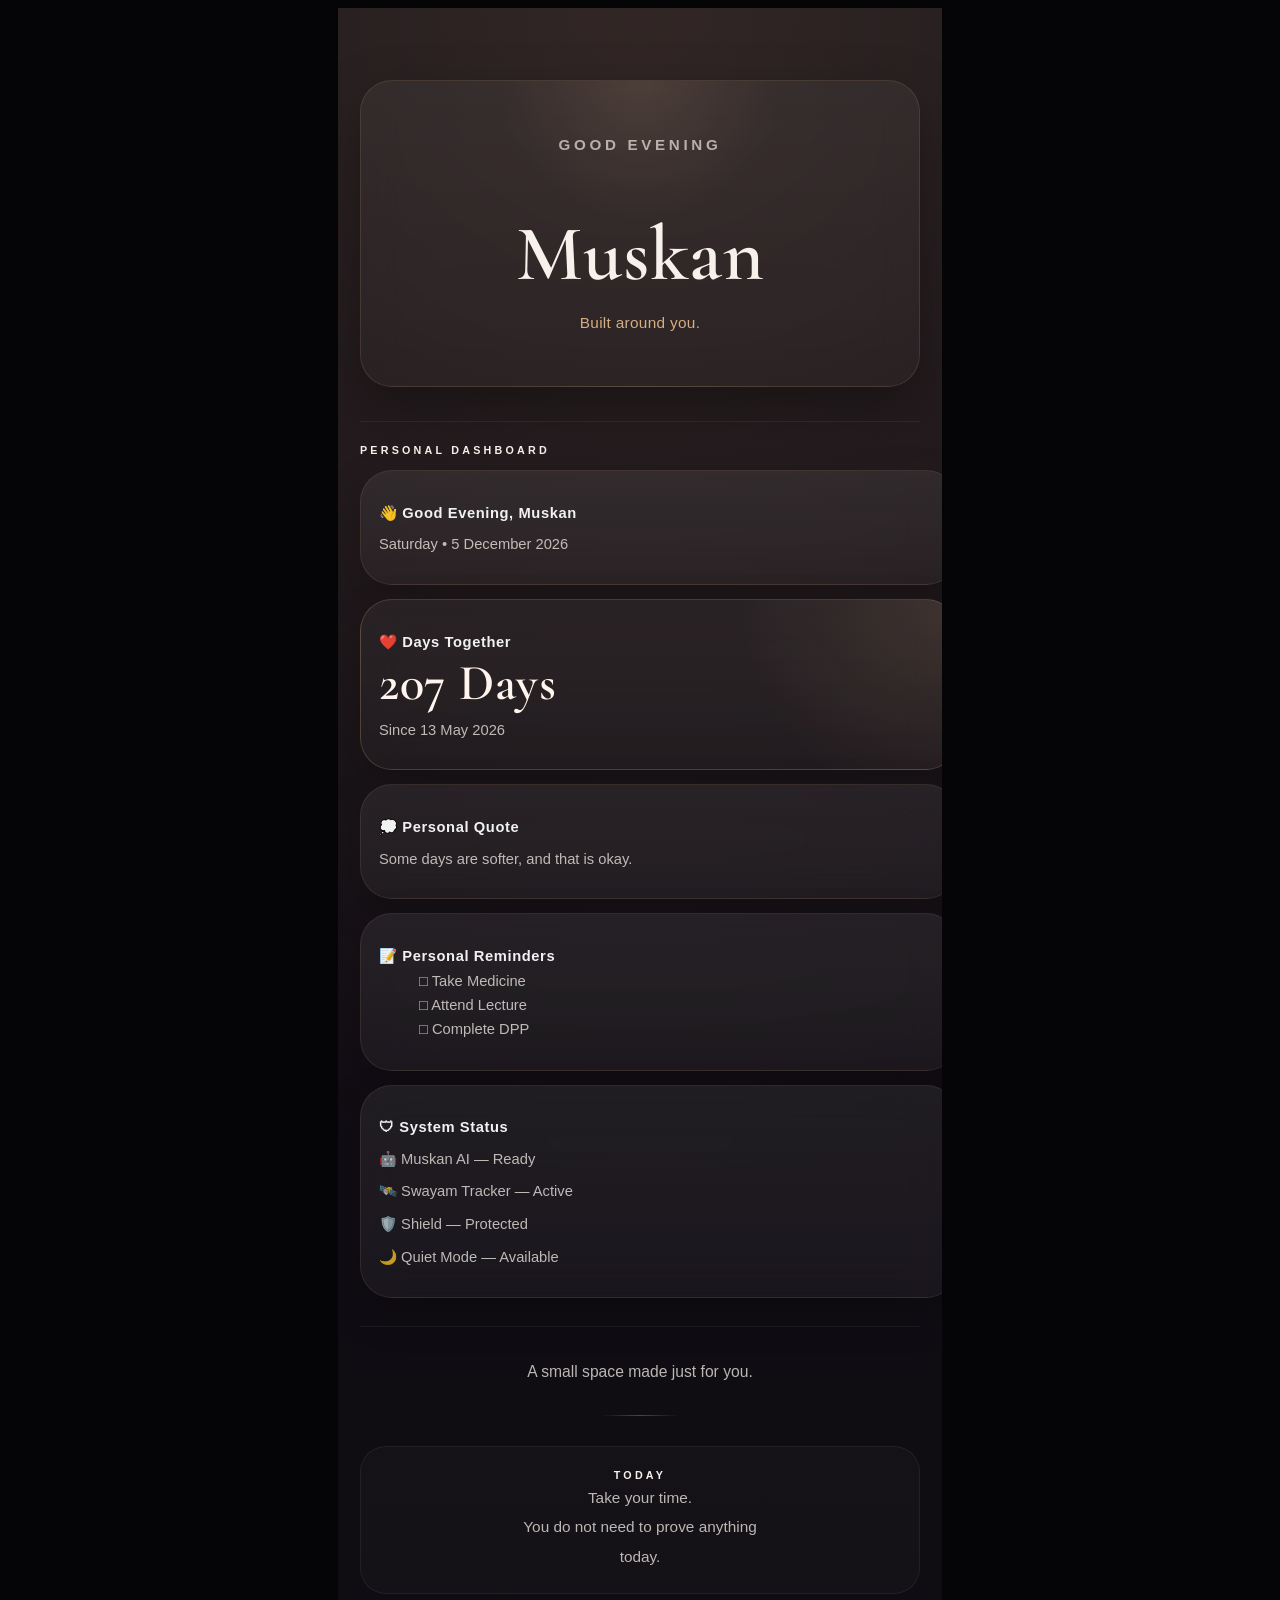
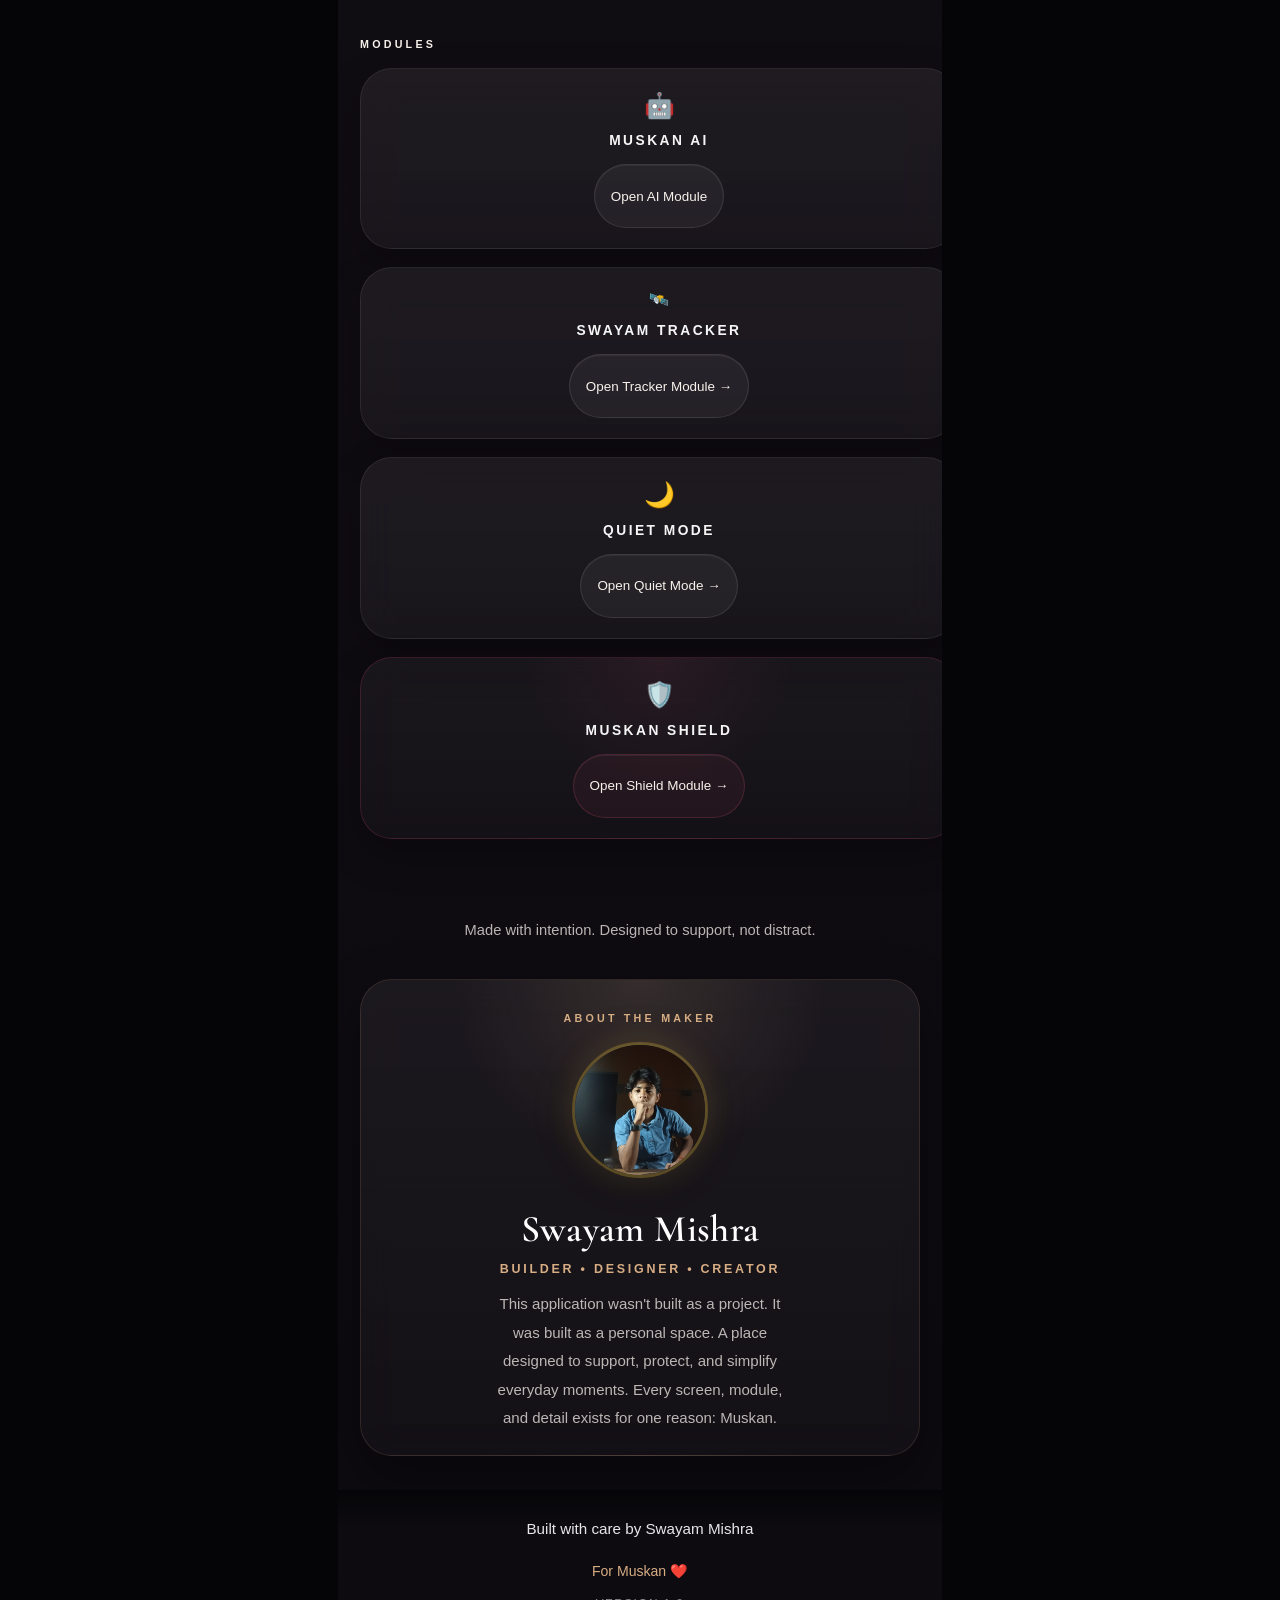
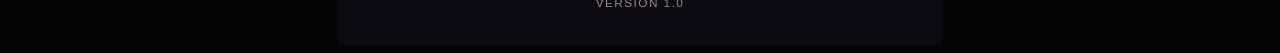
<file: index.html>
<!DOCTYPE html><html lang="en">
<head><meta charset="UTF-8">
<meta name="viewport" content="width=device-width, initial-scale=1.0">
<meta name="theme-color" content="#0D1117">
<meta name="description" content="Muskan - Built around you.">

<title>Muskan</title>
<link rel="manifest" href="manifest.json">
<link rel="preconnect" href="https://fonts.googleapis.com">
<link rel="preconnect" href="https://fonts.gstatic.com" crossorigin>

<link href="https://fonts.googleapis.com/css2?family=Cormorant+Garamond:wght@500;600;700&family=Inter:wght@400;500;600&display=swap" rel="stylesheet">

<link rel="stylesheet" href="style.css">

</head>
<body><main class="container">

    <!-- Hero Section -->

    <section class="hero">

        <h2 id="greeting">
            Good Evening
        </h2>

        <h1>
            Muskan
        </h1>

        <p class="hero-tagline">
            Built around you.
        </p>

    </section>

    <!-- Personal Dashboard -->

    <section class="dashboard">

        <span class="section-label">
            PERSONAL DASHBOARD
        </span>

        <div class="dashboard-card">

            <h3>
                👋 Good Evening, Muskan
            </h3>

            <p>
                Monday • 15 June
            </p>

        </div>

        <div class="dashboard-card">

            <h3>
                ❤️ Days Together
            </h3>

            <h2>
                32 Days
            </h2>

            <p>
                Since 13 May 2026
            </p>

        </div>

        <div class="dashboard-card">

            <h3>
                💭 Personal Quote
            </h3>

            <p>
                Built around you.
            </p>

        </div>

        <div class="dashboard-card">

            <h3>
                📝 Personal Reminders
            </h3>

            <ul>

                <li>□ Take Medicine</li>
                <li>□ Attend Lecture</li>
                <li>□ Complete DPP</li>

            </ul>

        </div>

        <div class="dashboard-card">

            <h3>
                🛡 System Status
            </h3>

            <p>🤖 Muskan AI — Ready</p>
            <p>🛰️ Swayam Tracker — Active</p>
            <p>🛡️ Shield — Protected</p>
            <p>🌙 Quiet Mode — Available</p>

        </div>

    </section>

    <!-- Identity Section -->

    <section class="identity">

        <p>
            A small space made just for you.
        </p>

    </section>

    <!-- Divider -->

    <div class="divider"></div>

    <!-- Today Section -->

    <section class="today">

        <span class="section-label">
            TODAY
        </span>

        <p>
            Take your time.
            Everything inside this app will be right here whenever you need it.
        </p>

    </section>

    <!-- Modules Section -->

    <section class="modules">

        <span class="section-label">
            MODULES
        </span>

        <!-- Muskan AI -->

        <article class="module-card">

            <div class="module-icon">
                🤖
            </div>

            <h3>
                MUSKAN AI
            </h3>

            <a href="https://portfolio-plum-sigma-71.vercel.app/" class="module-button">
    Open AI Module
            </a> 
               </article>

        <!-- Swayam Tracker -->

        <article class="module-card"
            <div class="module-icon">
                🛰️
            </div>

            <h3>
                SWAYAM TRACKER
            </h3>

            <a href="#" id="open-tracker-module" class="module-button">
                Open Tracker Module →
            </a>

        </article>

        <!-- Quiet Mode -->

        <article class="module-card">

            <div class="module-icon">
                🌙
            </div>

            <h3>
                QUIET MODE
            </h3>

            <a href="#" id="open-quiet-mode" class="module-button">
                Open Quiet Mode →
            </a>

        </article>

        <!-- Muskan Shield -->

        <article class="module-card shield-card">

            <div class="module-icon">
                🛡️
            </div>

            <h3>
                MUSKAN SHIELD
            </h3>

            <a href="#" id="open-shield-module" class="module-button">
                Open Shield Module →
            </a>

        </article>

    </section>

    <!-- Closing Note -->

    <section class="closing-note">

        <p>
            Made with intention.
            Designed to support, not distract.
        </p>

    </section>

    <!-- About The Maker -->

    <section class="maker">

        <span class="section-label">
            ABOUT THE MAKER
        </span>

        <div class="maker-photo">
    <img src="images/swayam.jpg" alt="Swayam Mishra">
        </div>

            <h2>
                Swayam Mishra
            </h2>

            <p class="maker-role">
                Builder • Designer • Creator
            </p>

            <p class="maker-description">

                This application wasn't built as a project.

                It was built as a personal space.

                A place designed to support, protect, and simplify everyday moments.

                Every screen, module, and detail exists for one reason:

                Muskan.

            </p>

        </div>

    </section>

</main>

<!-- Premium Footer -->

<footer class="premium-footer">

    <p>
        Built with care by Swayam Mishra
    </p>

    <p>
        For Muskan ❤️
    </p>

    <small>
        Version 1.0
    </small>

</footer>

<script src="app.js"></script>

</body>
    </html>
</file>
<file: style.css>
/* ========================================================= MUSKAN — Premium Unified Stylesheet Focus: space, hierarchy, separation, luxury feel, mobile polish ========================================================= */

/* ========================= ROOT TOKENS ========================= */ :root { --bg-home-1: #0B0910; --bg-home-2: #140F17; --bg-home-3: #09080C;

--bg-tracker-1: #07111D;
--bg-tracker-2: #0C1730;
--bg-tracker-3: #050A12;

--bg-quiet-1: #150F1E;
--bg-quiet-2: #22142C;
--bg-quiet-3: #0F0A14;

--bg-shield-1: #09080A;
--bg-shield-2: #200A12;
--bg-shield-3: #360D18;

--text: #F7F1EB;
--text-strong: #FFFFFF;
--muted: rgba(247, 241, 235, 0.74);
--soft-muted: rgba(247, 241, 235, 0.56);

--home-accent: #D7AD84;
--home-accent-2: #B98A5A;
--tracker-accent: #8BB4FF;
--tracker-accent-2: #5E88E8;
--quiet-accent: #C3A8FF;
--quiet-accent-2: #A67EF0;
--shield-accent: #E15B79;
--shield-accent-2: #B93A58;

--radius-lg: 20px;
--radius-xl: 26px;
--radius-2xl: 32px;
--radius-pill: 999px;

--shadow-soft: 0 16px 40px rgba(0, 0, 0, 0.22);
--shadow-medium: 0 22px 54px rgba(0, 0, 0, 0.34);
--shadow-strong: 0 34px 84px rgba(0, 0, 0, 0.50);

--border-soft: rgba(255, 255, 255, 0.08);
--border-home: rgba(215, 173, 132, 0.16);
--border-tracker: rgba(139, 180, 255, 0.16);
--border-quiet: rgba(195, 168, 255, 0.16);
--border-shield: rgba(225, 91, 121, 0.18);

--page-max: 560px;
--page-max-narrow: 520px;

}

/* ========================= RESET / BASE ========================= */

{ margin: 0; padding: 0; box-sizing: border-box; }


html { scroll-behavior: smooth; }

body { min-height: 100vh; background: #050507; color: var(--text); font-family: 'Manrope', sans-serif; -webkit-font-smoothing: antialiased; -moz-osx-font-smoothing: grayscale; text-rendering: optimizeLegibility; overflow-x: hidden; }

body, button, input, textarea { font-family: 'Manrope', sans-serif; }

a { color: inherit; text-decoration: none; -webkit-tap-highlight-color: transparent; }

button { font: inherit; -webkit-tap-highlight-color: transparent; cursor: pointer; }

img { display: block; max-width: 100%; }

h1, h2, h3, h4, h5, h6 { font-family: 'Cormorant Garamond', serif; font-weight: 600; letter-spacing: 0.01em; }

p, li, span { overflow-wrap: anywhere; }

::selection { background: rgba(215, 173, 132, 0.30); color: #fff; }

/* ========================= SHARED HELPERS ========================= */ .section-label, .ai-label, .shield-ai-label, .quiet-status-label, .shield-label, .tracker-label { display: inline-block; font-family: 'Manrope', sans-serif; font-size: 0.67rem; font-weight: 800; letter-spacing: 0.30em; text-transform: uppercase; white-space: nowrap; }

.hero-tagline, .identity p, .today p, .closing-note p, .tracker-hero p, .tracker-card p, .tracker-footer p, .quiet-hero p, .quiet-status p, .quiet-footer p, .shield-hero p, .shield-promise p, .shield-footer p, .maker-description, .premium-footer p { line-height: 1.9; }

/* Shared glass surface for premium sections */ .glass-surface { background: linear-gradient(180deg, rgba(255, 255, 255, 0.06), rgba(255, 255, 255, 0.025)), rgba(255, 255, 255, 0.015); border: 1px solid var(--border-soft); box-shadow: var(--shadow-soft); backdrop-filter: blur(18px); }

/* ========================= HOME PAGE ========================= */ .container { width: 100%; max-width: var(--page-max); min-height: 100vh; margin: 0 auto; padding: 30px 22px 0; position: relative; overflow: hidden; background: radial-gradient(circle at 50% 0%, rgba(215, 173, 132, 0.14) 0%, rgba(215, 173, 132, 0.00) 36%), radial-gradient(circle at 15% 18%, rgba(255, 255, 255, 0.05), transparent 24%), linear-gradient(180deg, var(--bg-home-2) 0%, var(--bg-home-1) 48%, var(--bg-home-3) 100%); }

/* More breathing room between major sections */ .hero, .dashboard, .identity, .today, .modules, .closing-note, .maker { position: relative; z-index: 1; }

.hero { text-align: center; padding: 42px 20px 34px; margin-top: 10px; margin-bottom: 18px; border-radius: var(--radius-2xl); background: radial-gradient(circle at top, rgba(215, 173, 132, 0.12), transparent 34%), linear-gradient(180deg, rgba(255, 255, 255, 0.05), rgba(255, 255, 255, 0.022)); border: 1px solid rgba(215, 173, 132, 0.14); box-shadow: var(--shadow-medium); backdrop-filter: blur(18px); }

.hero h2 { font-family: 'Manrope', sans-serif; font-size: 0.82rem; font-weight: 700; letter-spacing: 0.26em; text-transform: uppercase; color: rgba(247, 241, 235, 0.66); margin-bottom: 14px; }

.hero h1 { font-size: clamp(3.35rem, 12vw, 5rem); line-height: 0.94; margin-bottom: 14px; color: var(--text-strong); }

.hero-tagline { color: var(--home-accent); font-size: 0.98rem; letter-spacing: 0.03em; }

.identity { text-align: center; margin: 20px 0 18px; padding: 0 8px; }

.identity p { color: var(--muted); font-size: 0.98rem; }

.divider { width: min(104px, 26vw); height: 1px; margin: 0 auto 26px; background: linear-gradient(90deg, transparent, rgba(215, 173, 132, 0.44), transparent); }

.today { text-align: center; padding: 18px 20px 22px; margin: 0 0 24px; border-radius: var(--radius-xl); background: rgba(255, 255, 255, 0.025); border: 1px solid rgba(255, 255, 255, 0.06); }

.today p { color: var(--muted); font-size: 0.96rem; max-width: 31ch; margin: 0 auto; }

.dashboard { display: grid; gap: 14px; padding: 22px 0 28px; margin: 0 0 22px; border-top: 1px solid rgba(255, 255, 255, 0.06); border-bottom: 1px solid rgba(255, 255, 255, 0.06); }

.dashboard-card { width: 100%; padding: 18px 18px 17px; border-radius: var(--radius-xl); text-align: left; background: linear-gradient(180deg, rgba(255, 255, 255, 0.06), rgba(255, 255, 255, 0.025)), rgba(255, 255, 255, 0.014); border: 1px solid rgba(255, 255, 255, 0.08); box-shadow: var(--shadow-soft); backdrop-filter: blur(18px); }

.dashboard-card h3 { font-family: 'Manrope', sans-serif; font-size: 0.90rem; font-weight: 800; letter-spacing: 0.04em; margin-bottom: 10px; color: rgba(255, 255, 255, 0.95); }

.dashboard-card h2 { font-size: clamp(2rem, 6.5vw, 2.9rem); line-height: 0.95; margin: 4px 0 8px; color: var(--text-strong); }

.dashboard-card p, .dashboard-card li { color: var(--muted); font-size: 0.92rem; }

.dashboard-card ul { list-style: none; margin-top: 2px; }

.dashboard-card li { margin-top: 8px; }

.dashboard-card:nth-of-type(2) { border-color: rgba(215, 173, 132, 0.22); background: radial-gradient(circle at top right, rgba(215, 173, 132, 0.12), transparent 34%), linear-gradient(180deg, rgba(255, 255, 255, 0.065), rgba(255, 255, 255, 0.028)); }

.dashboard-card:nth-of-type(2) h2 { color: #FFF6EF; font-size: clamp(2.25rem, 7.8vw, 3.2rem); }

.dashboard-card:nth-of-type(5) p + p { margin-top: 8px; }

.modules { display: grid; gap: 16px; padding: 6px 0 10px; margin-bottom: 22px; }

.module-card { width: 100%; padding: 22px 18px 20px; border-radius: var(--radius-xl); text-align: center; background: linear-gradient(180deg, rgba(255, 255, 255, 0.06), rgba(255, 255, 255, 0.026)), rgba(255, 255, 255, 0.014); border: 1px solid rgba(255, 255, 255, 0.08); box-shadow: var(--shadow-soft); backdrop-filter: blur(18px); transition: transform 0.22s ease, box-shadow 0.22s ease, border-color 0.22s ease; }

.module-card:hover { transform: translateY(-2px); box-shadow: var(--shadow-medium); }

.module-icon { font-size: 1.7rem; margin-bottom: 12px; }

.module-card h3 { font-family: 'Manrope', sans-serif; font-size: 0.84rem; font-weight: 800; letter-spacing: 0.20em; text-transform: uppercase; margin-bottom: 16px; color: rgba(255, 255, 255, 0.96); }

.module-button { display: inline-flex; align-items: center; justify-content: center; gap: 0.35rem; padding: 11px 16px; min-height: 42px; border-radius: var(--radius-pill); color: var(--text-strong); background: rgba(255, 255, 255, 0.05); border: 1px solid rgba(255, 255, 255, 0.10); box-shadow: inset 0 1px 0 rgba(255, 255, 255, 0.06); font-size: 0.84rem; transition: transform 0.18s ease, background 0.18s ease, border-color 0.18s ease, box-shadow 0.18s ease; }

.module-button:hover { transform: translateY(-1px); background: rgba(255, 255, 255, 0.08); border-color: rgba(255, 255, 255, 0.16); box-shadow: inset 0 1px 0 rgba(255, 255, 255, 0.08), 0 14px 30px rgba(0, 0, 0, 0.18); }

.module-button:active { transform: translateY(0) scale(0.99); }

.shield-card { border-color: rgba(225, 91, 121, 0.22); background: radial-gradient(circle at top, rgba(225, 91, 121, 0.11), transparent 36%), linear-gradient(180deg, rgba(255, 255, 255, 0.06), rgba(255, 255, 255, 0.026)); }

.shield-card .module-button { border-color: rgba(225, 91, 121, 0.24); background: rgba(225, 91, 121, 0.08); }

.shield-card .module-button:hover { background: rgba(225, 91, 121, 0.13); }

.closing-note { text-align: center; padding: 18px 20px 0; margin: 0 0 20px; }

.closing-note p { color: var(--muted); font-size: 0.92rem; }

/* ========================= ABOUT THE MAKER ========================= */ .maker { margin-top: 20px; padding: 28px 18px 22px; border-radius: var(--radius-2xl); text-align: center; background: radial-gradient(circle at top, rgba(215, 173, 132, 0.14), transparent 34%), linear-gradient(180deg, rgba(255, 255, 255, 0.06), rgba(255, 255, 255, 0.026)); border: 1px solid rgba(215, 173, 132, 0.14); box-shadow: var(--shadow-medium); backdrop-filter: blur(18px); }

.maker > .section-label, .maker .section-label { color: var(--home-accent); margin-bottom: 18px; }

.maker-photo { width: 118px; height: 118px; margin: 0 auto 18px; border-radius: 50%; overflow: hidden; border: 2px solid rgba(215, 173, 132, 0.34); box-shadow: 0 0 28px rgba(215, 173, 132, 0.10), 0 0 56px rgba(215, 173, 132, 0.05); }

.maker-photo img { width: 100%; height: 100%; object-fit: cover; }

.maker h2, .maker-name { font-size: clamp(1.9rem, 6vw, 2.35rem); line-height: 1.06; margin-bottom: 8px; color: var(--text-strong); }

.maker-role { font-family: 'Manrope', sans-serif; font-size: 0.72rem; font-weight: 800; letter-spacing: 0.24em; text-transform: uppercase; color: var(--home-accent); margin-bottom: 14px; }

.maker-description { color: var(--muted); font-size: 0.94rem; max-width: 38ch; margin: 0 auto; }

.closing-text { text-align: center; color: var(--muted); font-size: 0.92rem; line-height: 1.8; margin: 18px 0 0; }

footer.premium-footer { width: 100%; max-width: var(--page-max); margin: 0 auto; padding: 18px 22px 36px; text-align: center; background: linear-gradient(180deg, rgba(5, 5, 7, 0), rgba(5, 5, 7, 0.72) 24%, rgba(5, 5, 7, 1) 100%); }

.premium-footer p:first-child { color: rgba(255, 255, 255, 0.90); font-size: 0.95rem; margin-bottom: 8px; }

.premium-footer p:last-of-type { color: var(--home-accent); font-size: 0.88rem; margin-bottom: 8px; }

.premium-footer small { color: var(--soft-muted); font-size: 0.72rem; letter-spacing: 0.14em; text-transform: uppercase; }

/* ========================= TRACKER PAGE ========================= */ .tracker-container { width: 100%; max-width: var(--page-max-narrow); min-height: 100vh; margin: 0 auto; padding: 30px 18px 54px; position: relative; overflow: hidden; background: radial-gradient(circle at top, rgba(139, 180, 255, 0.16), transparent 34%), radial-gradient(circle at 85% 18%, rgba(255, 255, 255, 0.05), transparent 20%), linear-gradient(180deg, var(--bg-tracker-2) 0%, var(--bg-tracker-1) 46%, var(--bg-tracker-3) 100%); }

.tracker-hero { text-align: center; padding: 34px 18px 28px; margin: 8px 0 22px; border-radius: var(--radius-2xl); background: radial-gradient(circle at top, rgba(139, 180, 255, 0.12), transparent 34%), linear-gradient(180deg, rgba(255, 255, 255, 0.055), rgba(255, 255, 255, 0.024)); border: 1px solid rgba(139, 180, 255, 0.14); box-shadow: var(--shadow-medium); backdrop-filter: blur(18px); }

.tracker-hero h1 { font-size: clamp(2.1rem, 8.8vw, 3.05rem); line-height: 0.96; margin-bottom: 12px; color: var(--text-strong); letter-spacing: 0.04em; }

.tracker-hero h1 br { display: block; }

.tracker-hero p { color: var(--muted); font-size: 0.94rem; }

.tracker-card { width: 100%; padding: 18px; margin-bottom: 14px; border-radius: var(--radius-xl); background: linear-gradient(180deg, rgba(255, 255, 255, 0.06), rgba(255, 255, 255, 0.026)), rgba(255, 255, 255, 0.014); border: 1px solid rgba(139, 180, 255, 0.12); box-shadow: var(--shadow-soft); backdrop-filter: blur(16px); }

.tracker-card:first-of-type { border-color: rgba(139, 180, 255, 0.24); background: radial-gradient(circle at top right, rgba(139, 180, 255, 0.12), transparent 32%), linear-gradient(180deg, rgba(255, 255, 255, 0.065), rgba(255, 255, 255, 0.028)); }

.tracker-card h2 { font-size: 1.6rem; line-height: 1.1; color: var(--text-strong); }

.tracker-label { color: var(--tracker-accent); margin-bottom: 12px; }

.tracker-card p { color: var(--muted); font-size: 0.94rem; }

#tracker-status { font-size: 1.62rem; }

#tracker-message { font-size: 0.96rem; line-height: 2; }

.quick-info { display: grid; grid-template-columns: repeat(3, 1fr); gap: 10px; }

.info-box { text-align: center; padding: 13px 10px; border-radius: 18px; background: rgba(255, 255, 255, 0.04); border: 1px solid rgba(139, 180, 255, 0.10); }

.info-box h3 { font-size: 1.12rem; line-height: 1; color: var(--text-strong); margin-bottom: 6px; }

.info-box p { font-family: 'Manrope', sans-serif; font-size: 0.70rem; color: var(--soft-muted); letter-spacing: 0.10em; text-transform: uppercase; }

.mission-list { list-style: none; }

.mission-list li { position: relative; padding-left: 18px; margin-bottom: 10px; color: var(--text); font-size: 0.92rem; line-height: 1.7; }

.mission-list li::before { content: "•"; position: absolute; left: 0; top: 0; color: var(--tracker-accent); }

.tracker-footer { text-align: center; margin-top: 24px; }

.tracker-footer p { color: var(--soft-muted); font-size: 0.72rem; letter-spacing: 0.08em; text-transform: uppercase; }

/* ========================= QUIET MODE PAGE ========================= */ .quiet-container { width: 100%; max-width: var(--page-max-narrow); min-height: 100vh; margin: 0 auto; padding: 30px 18px 54px; position: relative; overflow: hidden; background: radial-gradient(circle at top, rgba(195, 168, 255, 0.16), transparent 35%), radial-gradient(circle at 80% 18%, rgba(255, 255, 255, 0.05), transparent 22%), linear-gradient(180deg, var(--bg-quiet-2) 0%, var(--bg-quiet-1) 48%, var(--bg-quiet-3) 100%); }

.quiet-hero { text-align: center; padding: 34px 18px 28px; margin: 8px 0 22px; border-radius: var(--radius-2xl); background: radial-gradient(circle at top, rgba(195, 168, 255, 0.12), transparent 34%), linear-gradient(180deg, rgba(255, 255, 255, 0.055), rgba(255, 255, 255, 0.024)); border: 1px solid rgba(195, 168, 255, 0.14); box-shadow: var(--shadow-medium); backdrop-filter: blur(18px); }

.quiet-hero h1 { font-size: clamp(2.2rem, 8.9vw, 3.05rem); line-height: 0.96; margin-bottom: 14px; color: var(--text-strong); }

.quiet-hero h1 br { display: block; }

.quiet-hero p { color: var(--muted); font-size: 0.97rem; line-height: 2; max-width: 28ch; margin: 0 auto; }

.quiet-actions { display: grid; gap: 14px; margin-bottom: 14px; }

.quiet-button { width: 100%; padding: 18px 16px; border-radius: var(--radius-xl); border: 1px solid rgba(195, 168, 255, 0.16); background: linear-gradient(180deg, rgba(255, 255, 255, 0.06), rgba(255, 255, 255, 0.026)), rgba(255, 255, 255, 0.014); color: var(--text-strong); text-align: center; box-shadow: var(--shadow-soft); transition: transform 0.22s ease, border-color 0.22s ease, background 0.22s ease; }

.quiet-button:hover { transform: translateY(-2px); border-color: rgba(195, 168, 255, 0.30); background: linear-gradient(180deg, rgba(255, 255, 255, 0.07), rgba(255, 255, 255, 0.034)), rgba(255, 255, 255, 0.02); }

.quiet-button:active { transform: translateY(0) scale(0.99); }

.quiet-icon { display: block; font-size: 1.6rem; margin-bottom: 8px; }

.quiet-text { display: block; font-family: 'Manrope', sans-serif; font-size: 0.82rem; font-weight: 800; letter-spacing: 0.18em; text-transform: uppercase; }

.muskan-ai-box { width: 100%; margin-top: 8px; padding: 18px; border-radius: var(--radius-xl); background: radial-gradient(circle at top right, rgba(195, 168, 255, 0.12), transparent 28%), linear-gradient(180deg, rgba(255, 255, 255, 0.06), rgba(255, 255, 255, 0.026)); border: 1px solid rgba(195, 168, 255, 0.16); box-shadow: var(--shadow-soft); min-height: 220px; backdrop-filter: blur(16px); }

.ai-label { color: rgba(224, 212, 255, 0.92); margin-bottom: 14px; }

#ai-response p { color: var(--text); font-size: 0.98rem; line-height: 2; opacity: 0.90; }

.quiet-status { margin-top: 14px; padding: 14px 16px; border-radius: 22px; background: rgba(255, 255, 255, 0.028); border: 1px solid rgba(195, 168, 255, 0.12); box-shadow: inset 0 1px 0 rgba(255, 255, 255, 0.05); }

.quiet-status-label { color: var(--quiet-accent); margin-bottom: 10px; }

.quiet-status p { color: var(--muted); font-size: 0.92rem; }

.quiet-footer { text-align: center; margin-top: 22px; }

.quiet-footer p { color: var(--soft-muted); font-size: 0.72rem; letter-spacing: 0.08em; text-transform: uppercase; }

/* ========================= MUSKAN SHIELD PAGE ========================= */ .shield-container { width: 100%; max-width: var(--page-max-narrow); min-height: 100vh; margin: 0 auto; padding: 30px 18px 54px; position: relative; overflow: hidden; background: radial-gradient(circle at top, rgba(225, 91, 121, 0.18), transparent 34%), radial-gradient(circle at 80% 18%, rgba(255, 255, 255, 0.05), transparent 22%), linear-gradient(180deg, var(--bg-shield-2) 0%, var(--bg-shield-1) 48%, var(--bg-shield-3) 100%); }

.shield-hero { text-align: center; padding: 32px 18px 26px; margin: 8px 0 18px; border-radius: var(--radius-2xl); background: radial-gradient(circle at top, rgba(225, 91, 121, 0.12), transparent 34%), linear-gradient(180deg, rgba(255, 255, 255, 0.055), rgba(255, 255, 255, 0.024)); border: 1px solid rgba(225, 91, 121, 0.14); box-shadow: var(--shadow-medium); backdrop-filter: blur(18px); }

.shield-label { color: rgba(255, 245, 247, 0.72); margin-bottom: 14px; }

.shield-hero h1 { font-size: clamp(2.24rem, 9.1vw, 3.15rem); line-height: 1.05; margin-bottom: 14px; color: #FFF6F8; }

.shield-hero h1 br { display: block; }

.shield-hero p { color: rgba(255, 240, 243, 0.80); font-size: 0.95rem; line-height: 1.95; max-width: 30ch; margin: 0 auto; }

.shield-action { display: flex; justify-content: center; margin: 20px 0 16px; }

.shield-button { width: 224px; height: 224px; border-radius: 50%; border: 1px solid rgba(255, 190, 203, 0.22); cursor: pointer; display: flex; flex-direction: column; align-items: center; justify-content: center; text-align: center; background: radial-gradient(circle at 35% 25%, rgba(255, 213, 222, 0.22) 0%, rgba(255, 213, 222, 0.09) 24%, transparent 55%), linear-gradient(180deg, #981934 0%, #6B1025 55%, #390A14 100%); box-shadow: 0 28px 64px rgba(0, 0, 0, 0.50), 0 0 48px rgba(225, 91, 121, 0.24); color: #FFF7F8; transition: transform 0.24s ease, box-shadow 0.24s ease, border-color 0.24s ease; }

.shield-button:hover { transform: scale(1.02); border-color: rgba(255, 210, 218, 0.34); box-shadow: 0 30px 72px rgba(0, 0, 0, 0.54), 0 0 56px rgba(225, 91, 121, 0.30); }

.shield-button:active { transform: scale(0.99); }

.shield-icon { display: block; font-size: 2.9rem; margin-bottom: 10px; }

.shield-text { display: block; font-family: 'Manrope', sans-serif; font-size: 0.90rem; font-weight: 900; letter-spacing: 0.20em; text-transform: uppercase; line-height: 1.4; }

.shield-ai-box { width: 100%; margin-top: 10px; padding: 18px; border-radius: var(--radius-xl); background: radial-gradient(circle at top right, rgba(225, 91, 121, 0.14), transparent 28%), rgba(20, 10, 13, 0.78); border: 1px solid rgba(255, 170, 187, 0.16); box-shadow: var(--shadow-soft); min-height: 210px; backdrop-filter: blur(16px); }

.shield-ai-label { color: rgba(255, 216, 224, 0.92); margin-bottom: 14px; }

#shield-response p { color: rgba(255, 242, 245, 0.88); font-size: 0.98rem; line-height: 2; }

.shield-promise     text-transform: uppercase;
    margin-bottom: 16px;
    font-weight: 700;
}

.hero-tagline {
    color: var(--home-accent);
    font-size: 0.95rem;
    letter-spacing: 0.04em;
}

.identity p,
.today p,
.closing-note p,
.maker-description,
.premium-footer p,
.tracker-hero p,
.tracker-card p,
.tracker-footer p,
.quiet-hero p,
.quiet-status p,
.quiet-footer p,
.shield-hero p,
.shield-promise p,
.shield-footer p {
    line-height: 1.9;
}

/* =========================
   HOME PAGE
   ========================= */

.container {
    width: 100%;
    max-width: 560px;
    margin: 0 auto;
    min-height: 100vh;
    padding: 38px 22px 34px;
    background:
        radial-gradient(circle at top, rgba(214, 167, 122, 0.16) 0%, rgba(214, 167, 122, 0.00) 38%),
        linear-gradient(180deg, #120E15 0%, #0D0A10 100%);
    position: relative;
    overflow: hidden;
}

.hero {
    text-align: center;
    margin-top: 34px;
    margin-bottom: 34px;
}

.hero h2 {
    font-family: 'Manrope', sans-serif;
    font-size: 0.95rem;
    font-weight: 600;
    color: rgba(247, 242, 239, 0.66);
    letter-spacing: 0.24em;
    text-transform: uppercase;
    margin-bottom: 14px;
}

.hero h1 {
    font-size: clamp(3.3rem, 12vw, 4.9rem);
    font-weight: 600;
    line-height: 0.95;
    margin-bottom: 12px;
    color: var(--text);
}

.hero-tagline {
    color: var(--home-accent);
    font-size: 0.96rem;
    letter-spacing: 0.02em;
}

.identity {
    text-align: center;
    margin-bottom: 28px;
}

.identity p {
    color: var(--muted);
    font-size: 0.98rem;
}

.divider {
    width: 78px;
    height: 1px;
    margin: 0 auto 30px;
    background: linear-gradient(90deg, transparent, rgba(214, 167, 122, 0.35), transparent);
}

.today {
    text-align: center;
    margin-bottom: 38px;
}

.today p {
    color: var(--muted);
    font-size: 0.96rem;
    max-width: 30ch;
    margin: 0 auto;
}

.dashboard {
    display: flex;
    flex-direction: column;
    gap: 14px;
    margin: 10px 0 30px;
}

.dashboard-card {
    width: 100%;
    padding: 18px 18px 17px;
    border-radius: var(--radius-2xl);
    text-align: left;
    background:
        linear-gradient(180deg, rgba(255, 255, 255, 0.05), rgba(255, 255, 255, 0.025)),
        rgba(255, 255, 255, 0.02);
    border: 1px solid rgba(214, 167, 122, 0.12);
    box-shadow: var(--shadow-soft);
    backdrop-filter: blur(18px);
}

.dashboard-card h3 {
    font-family: 'Manrope', sans-serif;
    font-size: 0.92rem;
    font-weight: 700;
    letter-spacing: 0.04em;
    margin-bottom: 8px;
    color: rgba(255, 255, 255, 0.94);
}

.dashboard-card h2 {
    font-size: clamp(2rem, 6.5vw, 2.8rem);
    line-height: 0.95;
    margin: 4px 0 8px;
    color: var(--text);
}

.dashboard-card p,
.dashboard-card li {
    color: var(--muted);
    font-size: 0.92rem;
}

.dashboard-card ul {
    list-style: none;
    margin-top: 2px;
}

.dashboard-card li {
    margin-top: 8px;
}

/* Stronger emphasis on Days Together card */
.dashboard-card:nth-of-type(2) {
    border-color: rgba(214, 167, 122, 0.22);
    background:
        radial-gradient(circle at top right, rgba(214, 167, 122, 0.13), transparent 35%),
        linear-gradient(180deg, rgba(255, 255, 255, 0.055), rgba(255, 255, 255, 0.028));
}

.dashboard-card:nth-of-type(2) h2 {
    font-size: clamp(2.3rem, 8vw, 3.15rem);
    color: #FFF5EE;
}

/* system status card subtle spacing */
.dashboard-card:nth-of-type(5) p + p {
    margin-top: 8px;
}

.modules {
    display: flex;
    flex-direction: column;
    gap: 18px;
    margin-top: 8px;
}

.module-card {
    width: 100%;
    margin: 0 auto;
    padding: 22px 18px 20px;
    border-radius: var(--radius-2xl);
    text-align: center;
    background:
        linear-gradient(180deg, rgba(255, 255, 255, 0.05), rgba(255, 255, 255, 0.028)),
        rgba(255, 255, 255, 0.015);
    border: 1px solid rgba(255, 255, 255, 0.08);
    box-shadow: var(--shadow-soft);
    transition: transform 0.22s ease, border-color 0.22s ease, box-shadow 0.22s ease;
    backdrop-filter: blur(18px);
}

.module-card:hover {
    transform: translateY(-2px);
    box-shadow: var(--shadow-strong);
}

.module-icon {
    font-size: 1.55rem;
    margin-bottom: 12px;
}

.module-card h3 {
    font-family: 'Manrope', sans-serif;
    font-size: 0.86rem;
    font-weight: 800;
    letter-spacing: 0.18em;
    text-transform: uppercase;
    margin-bottom: 16px;
    color: rgba(255, 255, 255, 0.96);
}

.module-button {
    display: inline-flex;
    align-items: center;
    justify-content: center;
    gap: 0.35rem;
    padding: 10px 16px;
    border-radius: var(--radius-pill);
    color: var(--text);
    background: rgba(255, 255, 255, 0.05);
    border: 1px solid rgba(255, 255, 255, 0.10);
    box-shadow: inset 0 1px 0 rgba(255, 255, 255, 0.06);
    font-size: 0.84rem;
    transition: transform 0.2s ease, background 0.2s ease, border-color 0.2s ease;
}

.module-button:hover {
    transform: translateY(-1px);
    background: rgba(255, 255, 255, 0.08);
    border-color: rgba(255, 255, 255, 0.16);
}

.shield-card {
    border-color: rgba(196, 75, 103, 0.22);
    background:
        radial-gradient(circle at top, rgba(196, 75, 103, 0.10), transparent 38%),
        linear-gradient(180deg, rgba(255, 255, 255, 0.05), rgba(255, 255, 255, 0.028));
}

.shield-card .module-button {
    border-color: rgba(196, 75, 103, 0.24);
    background: rgba(196, 75, 103, 0.08);
}

.shield-card .module-button:hover {
    background: rgba(196, 75, 103, 0.12);
}

.closing-note {
    text-align: center;
    margin-top: 36px;
}

.closing-note p {
    color: var(--muted);
    font-size: 0.92rem;
}
/* =========================
   ABOUT THE MAKER (FIXED)
   ========================= */

.maker {
    margin-top: 34px;
    text-align: center;
}

.maker-card {
    width: 100%;
    padding: 26px 20px;
    border-radius: 30px;
    text-align: center;

    background:
        radial-gradient(circle at top, rgba(214, 167, 122, 0.12), transparent 36%),
        linear-gradient(180deg, rgba(255, 255, 255, 0.06), rgba(255, 255, 255, 0.028));

    border: 1px solid rgba(214, 167, 122, 0.14);
    box-shadow: var(--shadow-soft);
    backdrop-filter: blur(18px);
}

/* PROFILE IMAGE */
.maker-photo {
    width: 130px;
    height: 130px;
    margin: 0 auto 20px;

    border-radius: 50%;
    overflow: hidden;

    border: 3px solid rgba(212, 175, 55, 0.35);

    box-shadow:
        0 0 30px rgba(212, 175, 55, 0.12),
        0 0 60px rgba(212, 175, 55, 0.06);
}

.maker-photo img {
    width: 100%;
    height: 100%;
    object-fit: cover;
    display: block;
}

/* NAME */
.maker-name {
    font-size: clamp(1.8rem, 6vw, 2.4rem);
    line-height: 1.1;
    margin-bottom: 6px;
    color: var(--text);
}

/* ROLE */
.maker-role {
    font-family: 'Manrope', sans-serif;
    font-size: 0.78rem;
    font-weight: 700;
    letter-spacing: 0.22em;
    text-transform: uppercase;
    color: var(--home-accent);
    margin-bottom: 14px;
}

/* DESCRIPTION */
.maker-description {
    color: var(--muted);
    font-size: 0.94rem;
    line-height: 1.9;
    max-width: 36ch;
    margin: 0 auto;
}

/* CLOSING TEXT FIX */
.closing-text {
    text-align: center;
    color: var(--muted);
    font-size: 0.92rem;
    line-height: 1.8;
    margin-bottom: 20px;
                                                                }
footer.premium-footer {
    width: 100%;
    max-width: 560px;
    margin: 0 auto;
    padding: 10px 22px 34px;
    text-align: center;
    background:
        linear-gradient(180deg, rgba(18, 14, 21, 0), rgba(18, 14, 21, 0.68) 26%, rgba(13, 10, 16, 1) 100%);
}

.premium-footer p:first-child {
    color: rgba(255, 255, 255, 0.90);
    font-size: 0.95rem;
    margin-bottom: 8px;
}

.premium-footer p:last-of-type {
    color: var(--home-accent);
    font-size: 0.88rem;
    margin-bottom: 8px;
}

.premium-footer small {
    color: var(--soft-muted);
    font-size: 0.74rem;
    letter-spacing: 0.12em;
    text-transform: uppercase;
}

/* =========================
   TRACKER PAGE
   ========================= */

.tracker-container {
    width: 100%;
    max-width: 520px;
    min-height: 100vh;
    margin: 0 auto;
    padding: 36px 18px 56px;
    background:
        radial-gradient(circle at top, rgba(126, 168, 255, 0.14), transparent 38%),
        linear-gradient(180deg, #0C1323 0%, #09101B 100%);
    position: relative;
    overflow: hidden;
}

.tracker-hero {
    text-align: center;
    margin-top: 16px;
    margin-bottom: 32px;
}

.tracker-hero h1 {
    font-size: clamp(2.15rem, 8.8vw, 3rem);
    line-height: 1;
    margin-bottom: 10px;
    color: var(--text);
    letter-spacing: 0.04em;
}

.tracker-hero h1 br {
    display: none;
}

.tracker-hero p {
    color: var(--muted);
    font-size: 0.92rem;
}

.tracker-card {
    width: 100%;
    padding: 16px;
    margin-bottom: 16px;
    border-radius: 24px;
    background:
        linear-gradient(180deg, rgba(255, 255, 255, 0.05), rgba(255, 255, 255, 0.028)),
        rgba(255, 255, 255, 0.015);
    border: 1px solid rgba(126, 168, 255, 0.12);
    box-shadow: var(--shadow-soft);
    backdrop-filter: blur(16px);
}

.tracker-card:nth-of-type(1) {
    border-color: rgba(126, 168, 255, 0.22);
    background:
        radial-gradient(circle at top right, rgba(126, 168, 255, 0.12), transparent 32%),
        linear-gradient(180deg, rgba(255, 255, 255, 0.05), rgba(255, 255, 255, 0.028));
}

.tracker-card h2 {
    font-size: 1.55rem;
    line-height: 1.1;
    color: var(--text);
}

.tracker-label {
    display: block;
    color: var(--tracker-accent);
    font-size: 0.64rem;
    font-weight: 800;
    letter-spacing: 0.28em;
    text-transform: uppercase;
    margin-bottom: 12px;
}

.tracker-card p {
    color: var(--muted);
    font-size: 0.92rem;
}

#tracker-status {
    font-size: 1.6rem;
}

#tracker-message {
    font-size: 0.96rem;
    line-height: 2;
}

.quick-info {
    display: grid;
    grid-template-columns: repeat(3, 1fr);
    gap: 10px;
}

.info-box {
    text-align: center;
    padding: 12px 10px;
    border-radius: 18px;
    background: rgba(255, 255, 255, 0.04);
    border: 1px solid rgba(126, 168, 255, 0.10);
}

.info-box h3 {
    font-size: 1.15rem;
    line-height: 1;
    color: var(--text);
    margin-bottom: 6px;
}

.info-box p {
    font-family: 'Manrope', sans-serif;
    font-size: 0.72rem;
    color: var(--soft-muted);
    letter-spacing: 0.10em;
    text-transform: uppercase;
}

.mission-list {
    list-style: none;
}

.mission-list li {
    position: relative;
    padding-left: 18px;
    margin-bottom: 10px;
    color: var(--text);
    font-size: 0.92rem;
    line-height: 1.7;
}

.mission-list li::before {
    content: "•";
    position: absolute;
    left: 0;
    top: 0;
    color: var(--tracker-accent);
}

.tracker-footer {
    text-align: center;
    margin-top: 26px;
}

.tracker-footer p {
    color: var(--soft-muted);
    font-size: 0.74rem;
    letter-spacing: 0.06em;
    text-transform: uppercase;
}

/* =========================
   QUIET MODE PAGE
   ========================= */

.quiet-container {
    width: 100%;
    max-width: 520px;
    min-height: 100vh;
    margin: 0 auto;
    padding: 34px 18px 54px;
    background:
        radial-gradient(circle at top, rgba(184, 160, 232, 0.15), transparent 40%),
        linear-gradient(180deg, #17111D 0%, #120D16 100%);
    position: relative;
    overflow: hidden;
}

.quiet-hero {
    text-align: center;
    margin-top: 12px;
    margin-bottom: 28px;
}

.quiet-hero h1 {
    font-size: clamp(2.25rem, 9vw, 3rem);
    line-height: 1;
    margin-bottom: 14px;
    color: var(--text);
    letter-spacing: 0.02em;
}

.quiet-hero h1 br {
    display: none;
}

.quiet-hero p {
    color: var(--muted);
    font-size: 0.98rem;
    line-height: 2;
    max-width: 28ch;
    margin: 0 auto;
}

.quiet-actions {
    display: flex;
    flex-direction: column;
    gap: 14px;
    margin-bottom: 14px;
}

.quiet-button {
    width: 100%;
    padding: 18px 16px;
    border-radius: 24px;
    border: 1px solid rgba(184, 160, 232, 0.16);
    background:
        linear-gradient(180deg, rgba(255, 255, 255, 0.05), rgba(255, 255, 255, 0.028)),
        rgba(255, 255, 255, 0.015);
    color: var(--text);
    cursor: pointer;
    text-align: center;
    box-shadow: var(--shadow-soft);
    transition: transform 0.22s ease, border-color 0.22s ease, background 0.22s ease;
}

.quiet-button:hover {
    transform: translateY(-2px);
    border-color: rgba(184, 160, 232, 0.28);
    background:
        linear-gradient(180deg, rgba(255, 255, 255, 0.065), rgba(255, 255, 255, 0.034)),
        rgba(255, 255, 255, 0.02);
}

.quiet-icon {
    display: block;
    font-size: 1.55rem;
    margin-bottom: 8px;
}

.quiet-text {
    display: block;
    font-family: 'Manrope', sans-serif;
    font-size: 0.84rem;
    font-weight: 800;
    letter-spacing: 0.18em;
    text-transform: uppercase;
}

.muskan-ai-box {
    width: 100%;
    margin-top: 8px;
    padding: 18px;
    border-radius: 24px;
    background:
        radial-gradient(circle at top right, rgba(184, 160, 232, 0.12), transparent 28%),
        linear-gradient(180deg, rgba(255, 255, 255, 0.05), rgba(255, 255, 255, 0.028));
    border: 1px solid rgba(184, 160, 232, 0.16);
    box-shadow: var(--shadow-soft);
    min-height: 220px;
    backdrop-filter: blur(16px);
}

.ai-label {
    display: block;
    color: rgba(216, 205, 255, 0.92);
    font-size: 0.66rem;
    font-weight: 800;
    letter-spacing: 0.30em;
    text-transform: uppercase;
    margin-bottom: 14px;
}

#ai-response p {
    color: var(--text);
    font-size: 1rem;
    line-height: 2;
    opacity: 0.88;
}

.quiet-status {
    margin-top: 14px;
    padding: 14px 16px;
    border-radius: 22px;
    background: rgba(255, 255, 255, 0.028);
    border: 1px solid rgba(184, 160, 232, 0.12);
    box-shadow: inset 0 1px 0 rgba(255, 255, 255, 0.05);
}

.quiet-status-label {
    display: block;
    color: var(--quiet-accent);
    font-size: 0.64rem;
    font-weight: 800;
    letter-spacing: 0.28em;
    text-transform: uppercase;
    margin-bottom: 10px;
}

.quiet-status p {
    color: var(--muted);
    font-size: 0.92rem;
}

.quiet-footer {
    text-align: center;
    margin-top: 22px;
}

.quiet-footer p {
    color: var(--soft-muted);
    font-size: 0.74rem;
    letter-spacing: 0.06em;
    text-transform: uppercase;
}

/* =========================
   MUSKAN SHIELD PAGE
   ========================= */

.shield-container {
    width: 100%;
    max-width: 520px;
    min-height: 100vh;
    margin: 0 auto;
    padding: 34px 18px 54px;
    background:
        radial-gradient(circle at top, rgba(196, 75, 103, 0.18), transparent 34%),
        linear-gradient(180deg, #090909 0%, #16080D 52%, #300A14 100%);
    position: relative;
    overflow: hidden;
}

.shield-hero {
    text-align: center;
    margin-top: 8px;
    margin-bottom: 20px;
}

.shield-label {
    display: block;
    color: rgba(255, 245, 247, 0.72);
    font-family: 'Manrope', sans-serif;
    font-size: 0.66rem;
    font-weight: 800;
    letter-spacing: 0.34em;
    text-transform: uppercase;
    margin-bottom: 14px;
}

.shield-hero h1 {
    font-size: clamp(2.28rem, 9.2vw, 3.1rem);
    line-height: 1.08;
    margin-bottom: 14px;
    color: #FFF6F8;
}

.shield-hero h1 br {
    display: none;
}

.shield-hero p {
    color: rgba(255, 240, 243, 0.78);
    font-size: 0.96rem;
    line-height: 1.95;
    max-width: 30ch;
    margin: 0 auto;
}

.shield-action {
    display: flex;
    justify-content: center;
    margin: 18px 0 16px;
}

.shield-button {
    width: 224px;
    height: 224px;
    border-radius: 50%;
    border: 1px solid rgba(255, 170, 187, 0.24);
    cursor: pointer;
    display: flex;
    flex-direction: column;
    align-items: center;
    justify-content: center;
    text-align: center;
    background:
        radial-gradient(circle at 35% 25%, rgba(255, 205, 216, 0.22) 0%, rgba(255, 205, 216, 0.08) 24%, transparent 55%),
        linear-gradient(180deg, #8A152E 0%, #5E0E20 55%, #340A13 100%);
    box-shadow:
        0 26px 60px rgba(0, 0, 0, 0.48),
        0 0 42px rgba(151, 31, 53, 0.24);
    color: #FFF7F8;
    transition: transform 0.24s ease, box-shadow 0.24s ease, border-color 0.24s ease;
}

.shield-button:hover {
    transform: scale(1.02);
    border-color: rgba(255, 190, 203, 0.35);
    box-shadow:
        0 28px 68px rgba(0, 0, 0, 0.52),
        0 0 50px rgba(151, 31, 53, 0.30);
}

.shield-icon {
    display: block;
    font-size: 2.8rem;
    margin-bottom: 10px;
}

.shield-text {
    display: block;
    font-family: 'Manrope', sans-serif;
    font-size: 0.92rem;
    font-weight: 900;
    letter-spacing: 0.20em;
    text-transform: uppercase;
    line-height: 1.4;
}

.shield-ai-box {
    width: 100%;
    margin-top: 10px;
    padding: 18px;
    border-radius: 24px;
    background:
        radial-gradient(circle at top right, rgba(196, 75, 103, 0.14), transparent 28%),
        rgba(20, 10, 13, 0.76);
    border: 1px solid rgba(255, 170, 187, 0.16);
    box-shadow: var(--shadow-soft);
    min-height: 210px;
    backdrop-filter: blur(16px);
}

.shield-ai-label {
    display: block;
    color: rgba(255, 216, 224, 0.92);
    font-size: 0.66rem;
    font-weight: 800;
    letter-spacing: 0.30em;
    text-transform: uppercase;
    margin-bottom: 14px;
}

#shield-response p {
    color: rgba(255, 242, 245, 0.86);
    font-size: 0.98rem;
    line-height: 2;
}

.shield-promise {
    margin-top: 14px;
    padding: 14px 16px;
    border-radius: 22px;
    text-align: center;
    background: rgba(255, 255, 255, 0.028);
    border: 1px solid rgba(255, 170, 187, 0.14);
    box-shadow: inset 0 1px 0 rgba(255, 255, 255, 0.05);
}

.shield-promise p {
    color: rgba(255, 240, 243, 0.80);
    font-size: 0.96rem;
}

.shield-footer {
    text-align: center;
    margin-top: 22px;
}

.shield-footer p {
    color: rgba(255, 240, 243, 0.64);
    font-size: 0.74rem;
    letter-spacing: 0.06em;
    text-transform: uppercase;
}

/* =========================
   RESPONSIVE
   ========================= */

@media (max-width: 480px) {
    .container,
    .tracker-container,
    .quiet-container,
    .shield-container {
        padding-left: 16px;
        padding-right: 16px;
    }

    .hero {
        margin-top: 24px;
    }

    .dashboard-card,
    .module-card,
    .tracker-card,
    .quiet-button,
    .muskan-ai-box,
    .quiet-status,
    .shield-ai-box,
    .shield-promise,
    .maker-card {
        border-radius: 24px;
    }

    .quiet-hero,
    .shield-hero,
    .tracker-hero {
        margin-bottom: 24px;
    }

    .shield-button {
        width: 202px;
        height: 202px;
    }

    .quick-info {
        gap: 8px;
    }

    .info-box {
        padding: 11px 8px;
    }

    .info-box h3 {
        font-size: 1.05rem;
    }
}

@media (max-width: 380px) {
    .hero h1 {
        font-size: 3rem;
    }

    .tracker-hero h1,
    .quiet-hero h1,
    .shield-hero h1 {
        font-size: 2.1rem;
    }

    .module-button {
        width: 100%;
    }

    .shield-button {
        width: 188px;
        height: 188px;
    }

    .dashboard-card h2 {
        font-size: 1.9rem;
    }

    .dashboard-card:nth-of-type(2) h2 {
        font-size: 2.4rem;
    }
}
</file>
